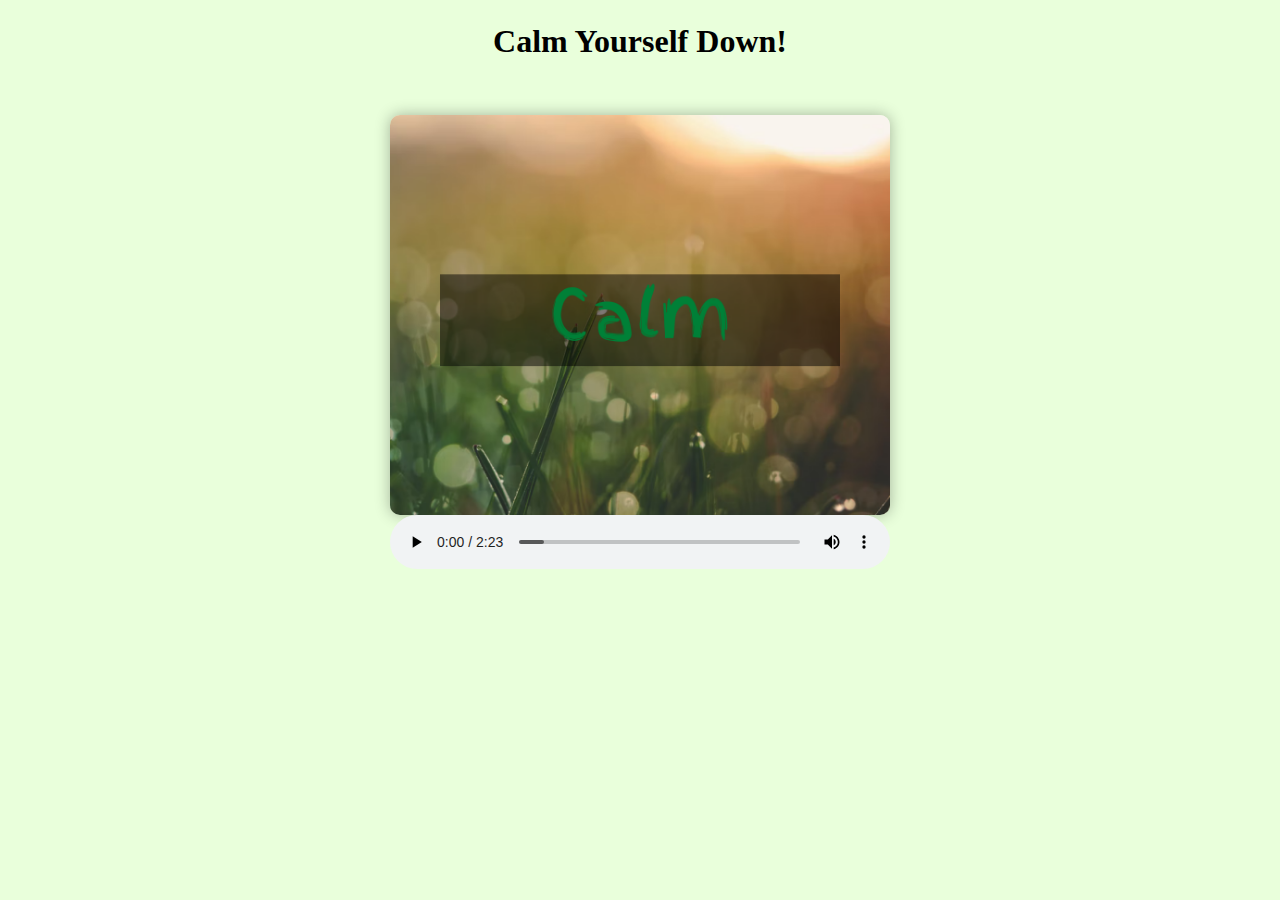
<file: html/calm.html>
<html>
    <head>
        <link rel="stylesheet" type="text/css" href="../css/calm.css">
    </head>
  <body>
    <div class="conatiner" >

    
    
        <div class="wrap">
            <h1 style="font-family:'Papyrus'">Calm Yourself Down!</h1>
            <div class ="head">
                
            </div>
    
        <div class="box one">
        </div>
    </div>
<audio controls>
 <source src="../Music-audio/Calm.mp3" type="audio/mpeg">
</audio>
</body>  
</html>
</file>
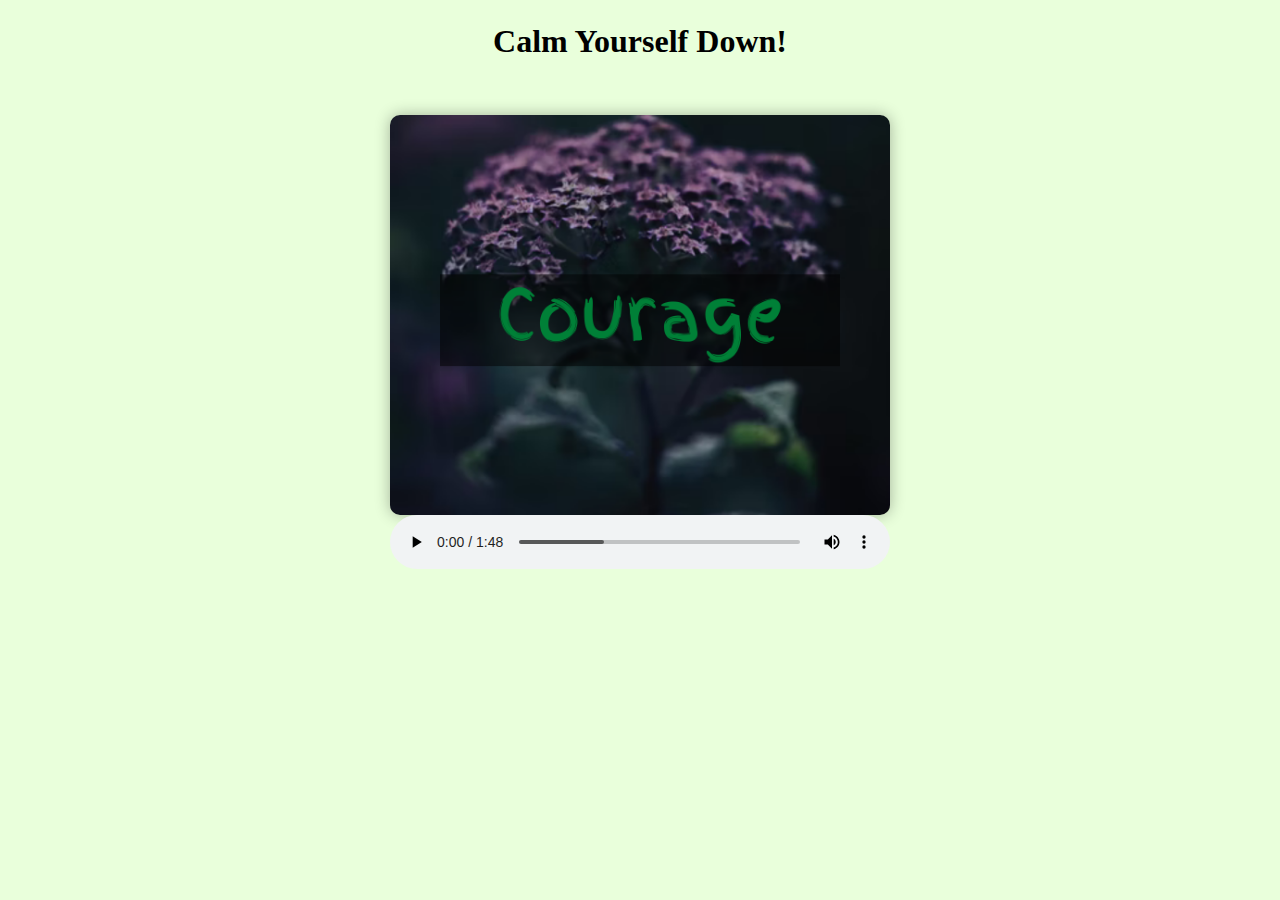
<file: html/courage.html>
<html>
    <head>
        <link rel="stylesheet" type="text/css" href="../css/courage.css">
    </head>
  <body>
    <div class="conatiner" >

    
    
        <div class="wrap">
            <h1 style="font-family:'Papyrus'">Calm Yourself Down!</h1>
            <div class ="head">
                
            </div>
    
        <div class="box one">
        </div>
    </div>
<audio controls>
 <source src="../Music-audio/Courage.mp3" type="audio/mpeg">
</audio>
</body>  
</html>
</file>
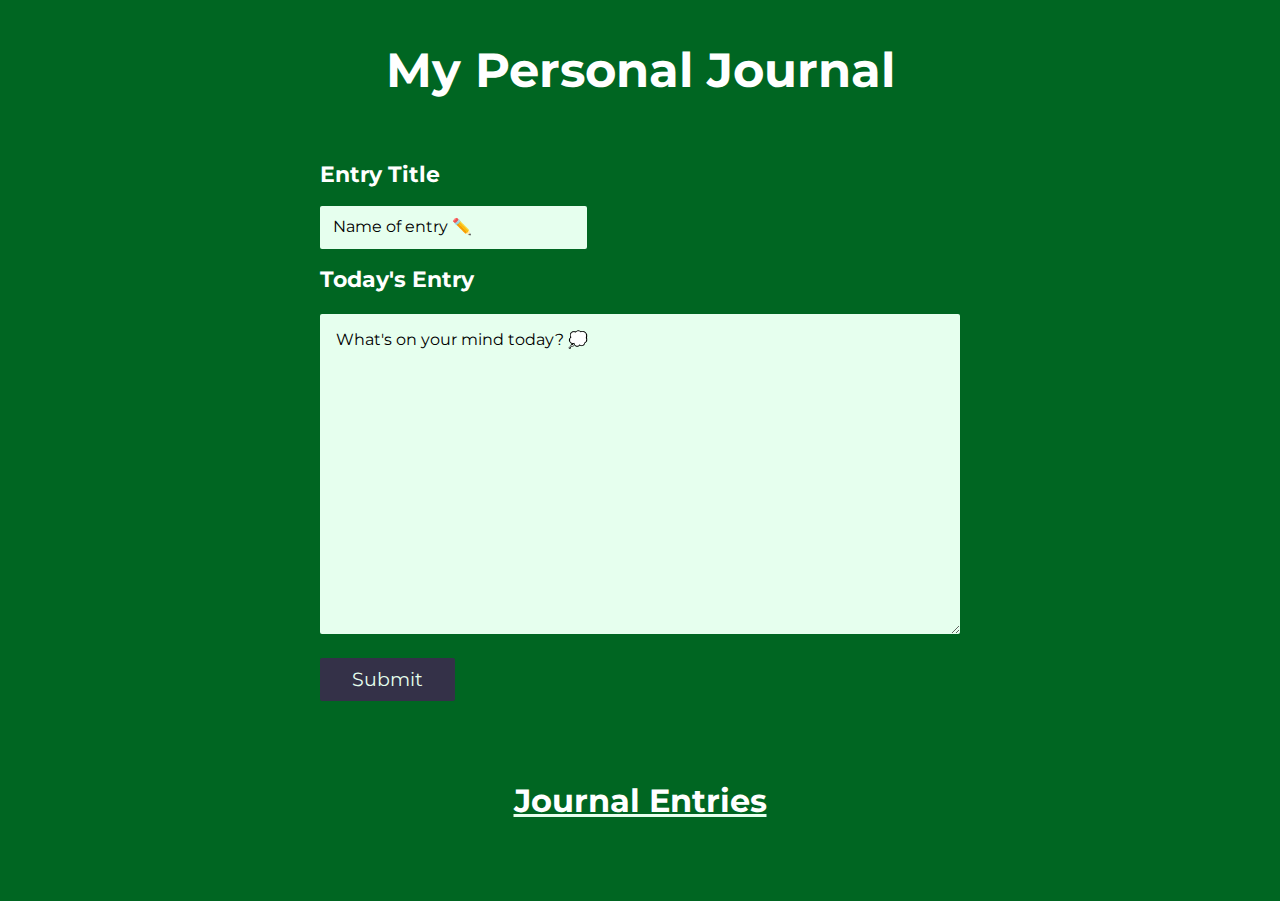
<file: html/diary.html>
<!DOCTYPE html>
<html lang="en">
  <head>
    <meta charset="UTF-8" />
    <meta name="viewport" content="width=device-width, initial-scale=1.0" />
   <!-- Main Style Sheet -->
    <link rel="stylesheet" href="../css/diary_style.css" />
    <!-- Font Awesome -->
    <link
      rel="stylesheet"
      href="https://use.fontawesome.com/releases/v5.13.1/css/all.css"
      integrity="sha384-xxzQGERXS00kBmZW/6qxqJPyxW3UR0BPsL4c8ILaIWXva5kFi7TxkIIaMiKtqV1Q"
      crossorigin="anonymous"
    />

    <!-- Google Fonts -->
    <link rel="preconnect" href="https://fonts.googleapis.com">
    <link rel="preconnect" href="https://fonts.gstatic.com" crossorigin>
    <link href="https://fonts.googleapis.com/css2?family=Montserrat:wght@300&display=swap" rel="stylesheet">

    <!-- Favicon -->
    <link rel="apple-touch-icon" sizes="180x180" href="../Favicon/apple-touch-icon.png">
    <link rel="icon" type="image/png" sizes="32x32" href="../Favicon/favicon-32x32.png">
    <link rel="icon" type="image/png" sizes="16x16" href="../Favicon/favicon-16x16.png">
    <title>My Diary App</title>
  </head>
  <body>
    <header><h1 class="title">My Personal Journal</h1></header>

    <!-- Journal Entry Section -->
    <section class="section journal-section">
      <div class="container">
        <div class="container-row container-row-journal">
          <div class="container-item container-item-journal">
            <form id="entryForm" action="">
              <label for="entry-title" class="journal-label">Entry Title</label>
              <input
                type="text"
                name="entry-title"
                id="entry-title"
                class="entry-text-title"
                placeholder="Name of entry ✏️"
              />
              <label for="entry" class="journal-label">Today's Entry</label>
              <textarea
                name="daily-entry"
                id="entry"
                class="entry-text-box"
                placeholder="What's on your mind today? 💭"
              ></textarea>
              <button class="btn-main entry-submit-btn" type="submit">Submit</button>
            </form>
          </div>
        </div>
      </div>
    </section>

    <!-- Journal Entry Results -->
    <section class="section sectionEntryResults" id="entryResultsSection">
      <h2 class="heading-results">Journal Entries</h2>
      <div class="container">
        <div class="container-row entryResultRow"></div>
      </div>
    </section>

    <script src="../scripts/mental_diary.js"></script>
    
  </body>
</html>
</file>
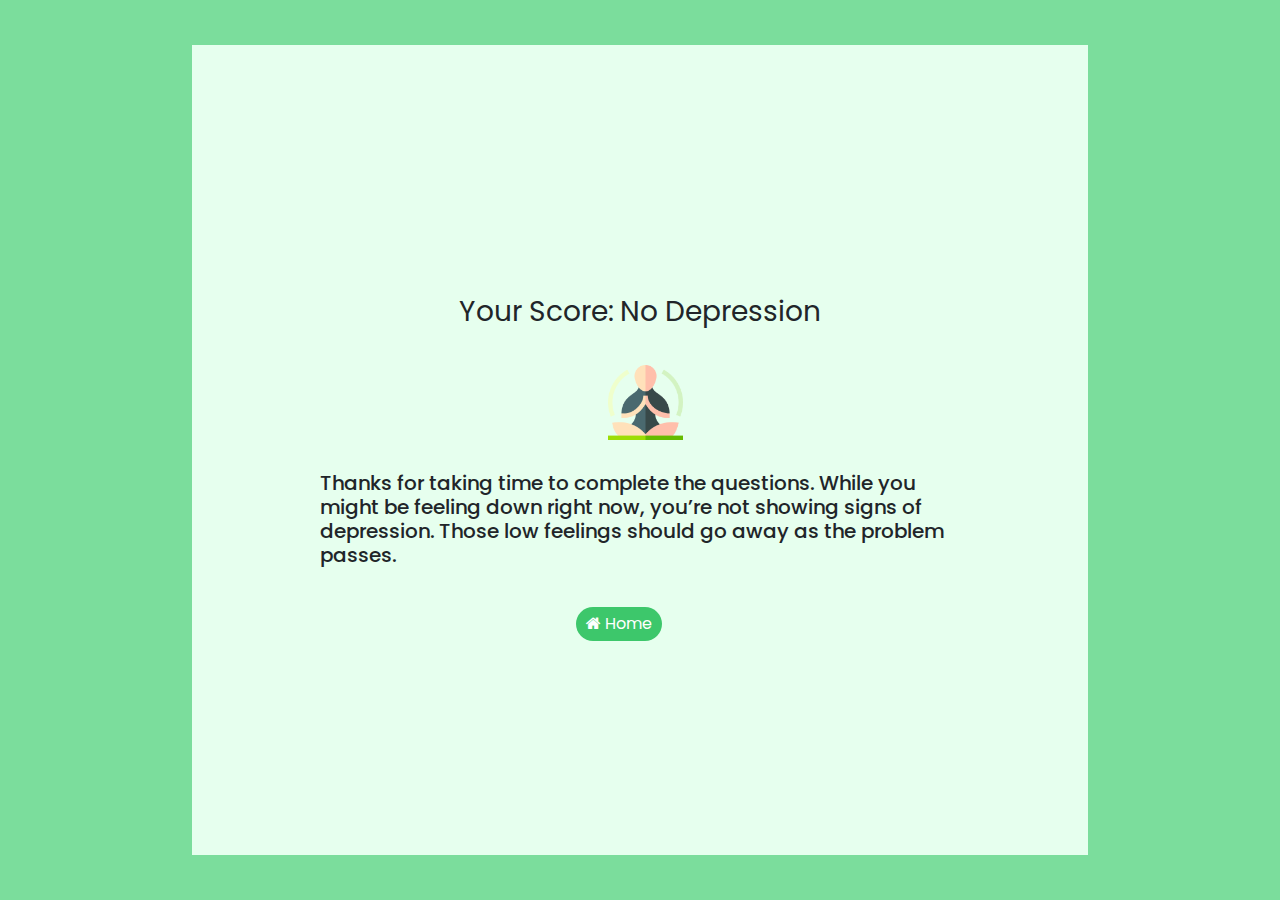
<file: html/end.html>
<!DOCTYPE html>
<html>
  <head>
    <title></title>
    <meta charset="utf-8">
    <meta name="viewport" content="width=device-width, initial-scale=1">
   <link rel="stylesheet" href="https://maxcdn.bootstrapcdn.com/bootstrap/4.5.0/css/bootstrap.min.css">
   <link rel="stylesheet" href="https://stackpath.bootstrapcdn.com/font-awesome/4.7.0/css/font-awesome.min.css" integrity="sha384-wvfXpqpZZVQGK6TAh5PVlGOfQNHSoD2xbE+QkPxCAFlNEevoEH3Sl0sibVcOQVnN" crossorigin="anonymous">
   <script src="https://ajax.googleapis.com/ajax/libs/jquery/3.5.1/jquery.min.js"></script>
   <script src="https://cdnjs.cloudflare.com/ajax/libs/popper.js/1.16.0/umd/popper.min.js"></script>
   <script src="https://maxcdn.bootstrapcdn.com/bootstrap/4.5.0/js/bootstrap.min.js"></script>
   <!-- <link rel="stylesheet" href="stylequiz.css"> -->
   <link rel="stylesheet" href="../css/styleEnd.css">
   <!-- Favicon -->
   <link rel="apple-touch-icon" sizes="180x180" href="../Favicon/apple-touch-icon.png">
   <link rel="icon" type="image/png" sizes="32x32" href="../Favicon/favicon-32x32.png">
   <link rel="icon" type="image/png" sizes="16x16" href="../Favicon/favicon-16x16.png">

  </head>
  <body>
    <div class="main">
      <div class="quiz">
       <div class="header">
        
       </div>
       <div class="quiz-body">
        
        <div class="quiz-body-2">
          <div class="tt">
            <p class="score">Your Score: <span class="pointspan"></span></p>
            </div>
          <img src="../images file/yoga.png" alt="yoga-logo" class="yoga-logo">
          <p><h5 class="desspan"></h5></p><br>
          <button id="returnHome"><i class="fa fa-home"></i>  Home</button>
        </div>
        
        
       </div>
      </div>
    </div>
<script>
     var score;
     var des;
     const returnHome = document.getElementById('returnHome');

   let pointsres = sessionStorage.getItem("respoints");
   if ( pointsres>=0 && pointsres<=3) {
    score ="No Depression";
    des= "  Thanks for taking time to complete the questions. While you might be feeling down right now, you’re not showing signs of depression. Those low feelings should go away as the problem passes.";
}
if ( pointsres>=4 && pointsres<=9) {
    score ="Mild Indication of Depression ";
    des= " Your score shows you have some signs that may indicate depression. If you’re dealing with some hard things that are making you feel down right now, that’s pretty normal.  Things should look up as you deal with them, but you should keep an eye on it and definitely check out some of the helpful information on this website.";

}
if ( pointsres>=10 && pointsres<=14) {
    score ="Moderate Depression";
    des= "Thanks for taking time to complete the questions. It sounds like you’re finding life a bit tough right now and it looks like you’re experiencing some symptoms of mild depression which is really common (it affects one in five New Zealanders). The good news is this will almost certainly pass and there are many things you can do to turn it around. The sooner you take some action, the sooner you’ll be on the road to recovery.";
}
if ( pointsres>=14 && pointsres<=18) {
    score ="Severe Depression";
    des= "If you’re having thoughts most days about hurting or killing yourself please reach out straight away and talk to someone who’s trained to help. Even if you feel like no-one in the world gets you right now, there are people who can support you. These thoughts are common in depression but if you find they are getting more frequent (most days) or you feel more like acting on them - call us straight away.";
}

   document.querySelector(".pointspan").innerHTML=score;
   document.querySelector(".desspan").innerHTML=des;

  function backHome(){
    window.location.href = "../index.html";
  }
   returnHome.addEventListener('click',backHome);
   
</script>
</body>
</html>
</file>
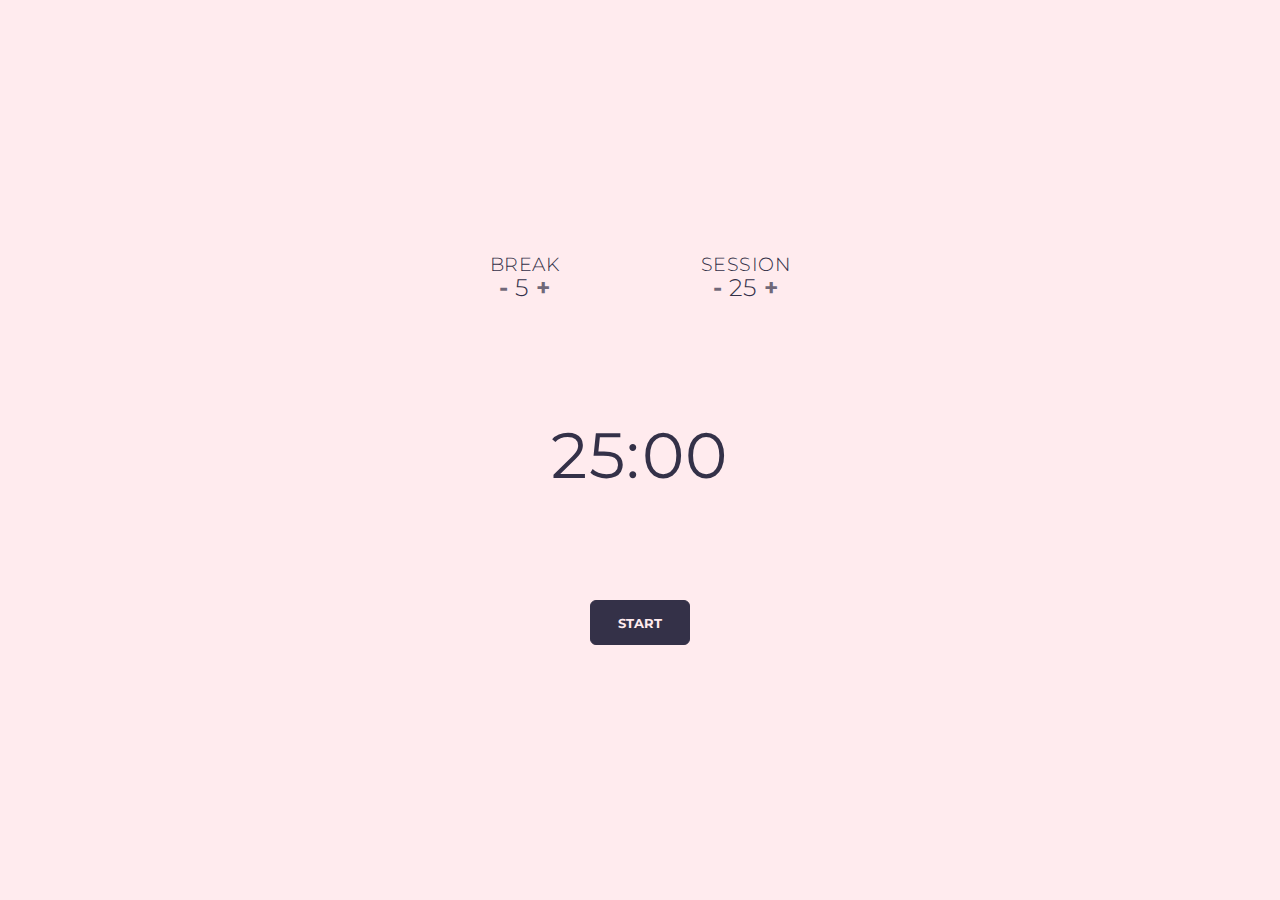
<file: html/pomodoro.html>
<!DOCTYPE html>
<html>
  <head>
    <meta charset="utf-8">
    <meta name="viewport" content="width=device-width">
    <title>Pomodoro Timer</title>
    
  
    <link rel="preconnect" href="https://fonts.googleapis.com">
    <link rel="preconnect" href="https://fonts.gstatic.com" crossorigin>
    <link href="https://fonts.googleapis.com/css2?family=Montserrat:wght@300&display=swap" rel="stylesheet">

    <link href="../css/pomodoro_timer.css" rel="stylesheet" type="text/css" />

    <!-- Favicon -->
    <link rel="apple-touch-icon" sizes="180x180" href="../Favicon/apple-touch-icon.png">
    <link rel="icon" type="image/png" sizes="32x32" href="../Favicon/favicon-32x32.png">
    <link rel="icon" type="image/png" sizes="16x16" href="../Favicon/favicon-16x16.png">
    
  </head>
  <body>

    <div class='wrapper'>
      <div class='align-wrap'>
        <div class='align'>
          <div class='group'>
            <div class='left'>
              <h3 class='break'>break</h3>
              <h2><a id='breakMinus' href="#">-</a><span id='breakMinutes'></span><a id='breakPlus' href="#">+</a></h2>
            </div>
            <div class='right'>
              <h3 class='session'>session</h3>
              <h2><a id='sessionMinus' href="#">-</a><span id='sessionMinutes'></span><a id='sessionPlus' href="#">+</a></h2>
            </div>
          </div>
          <div class='clock'>
            <h1 class='timer' id='timer'></h1>
            <button class='button' id='start'>start</button>
            <button class='button left' id='pause'>pause</button>
            <button class='button right' id='reset'>reset</button>
            <button class='button' id='startBreak'>start</button>
            <button class='button left' id='pauseBreak'>pause</button>
            <button class='button right' id='resetBreak'>reset</button>
          </div>
        </div>
      </div>
    </div>

   <script src="../scripts/pomodoro-timer.js"></script>
  </body>
</html>
</file>
<file: css/calm.css>
body {
    background-color: #e9ffdb;
    font: normal 1em / 1.5em BlinkMacSystemFont, -apple-system, 'Segoe UI', roboto, helvetica, arial, sans-serif;
 }


audio {
    display:block;
    margin: auto;
    width: 500px;
    
 }
 .head{

    
  
    width: 100%;
    padding: 20px; 
   
  
  }
 

.conatiner {
	width: 70%;
	height: 500px;
  margin: auto;
}

  

 .wrap {
	display: -webkit-box;
	display: -ms-flexbox;
	display: flex;
	-ms-flex-wrap: wrap;
	    flex-wrap: wrap;
	-webkit-box-pack: center;
	    -ms-flex-pack: center;
	        justify-content: center;
	-webkit-box-align: center;
	    -ms-flex-align: center;
	        align-items: center;
	-webkit-box-orient: horizontal;
	-webkit-box-direction: normal;
	    -ms-flex-direction: row;
	        flex-direction: row;
            
    
}

.box {

	width: 500px;
	height: 400px;
	text-align: center;
	border-radius: 10px;
	-webkit-transition: 200ms ease-in-out;
	-o-transition: 200ms ease-in-out;
	transition: 200ms ease-in-out;
	-webkit-box-shadow: 0 0 15px rgba(0,0,0,0.3);
	        box-shadow: 0 0 15px rgba(0,0,0,0.3);
            
}
.one {
	background: url('../Music-img/8.png');
	background-repeat: no-repeat;
	background-size: cover;
	background-position: center;
}
</file>
<file: css/courage.css>
body {
    background-color: #e9ffdb;
    font: normal 1em / 1.5em BlinkMacSystemFont, -apple-system, 'Segoe UI', roboto, helvetica, arial, sans-serif;
 }


audio {
    display:block;
    margin: auto;
    width: 500px;
    
 }
 .head{

    
  
    width: 100%;
    padding: 20px; 
   
  
  }
 

.conatiner {
	width: 70%;
	height: 500px;
  margin: auto;
}

  

 .wrap {
	display: -webkit-box;
	display: -ms-flexbox;
	display: flex;
	-ms-flex-wrap: wrap;
	    flex-wrap: wrap;
	-webkit-box-pack: center;
	    -ms-flex-pack: center;
	        justify-content: center;
	-webkit-box-align: center;
	    -ms-flex-align: center;
	        align-items: center;
	-webkit-box-orient: horizontal;
	-webkit-box-direction: normal;
	    -ms-flex-direction: row;
	        flex-direction: row;
            
    
}

.box {

	width: 500px;
	height: 400px;
	text-align: center;
	border-radius: 10px;
	-webkit-transition: 200ms ease-in-out;
	-o-transition: 200ms ease-in-out;
	transition: 200ms ease-in-out;
	-webkit-box-shadow: 0 0 15px rgba(0,0,0,0.3);
	        box-shadow: 0 0 15px rgba(0,0,0,0.3);
            
}
.one {
	background: url('../Music-img/9.png');
	background-repeat: no-repeat;
	background-size: cover;
	background-position: center;
}
</file>
<file: css/diary_style.css>
*,
*::before,
*::after {
  box-sizing: border-box;
}

html {
  margin: 0;
  padding: 0;
  scroll-behavior: smooth;
}

body {
  font-family: 'Montserrat', sans-serif;
  line-height: 1.6;
  background: #006622;
  color: white;
  margin: 0 auto;
  padding: 0;
  max-width: 900px;
}

h1 {
  font-size: 3rem;
  margin-bottom: 0;
}

h2 {
  font-size: 2rem;
}

h3 {
  font-size: 1.5rem;
  margin:0;
}

p {
  font-size: 1rem;
}

form,
textarea {
  font-size: 1rem;
}

button {
  display: block;
  font-size: 1.2rem;
  padding: 0.5em 1em;
  border: none;
  background-color: aquamarine;
  color: #0a2472;
  font-family: 'Montserrat', sans-serif;
}

header {
  text-align: center;
  margin: 1em auto;
}

.section {
  padding: 1em 1em;
  width: 100%;
  margin: 0 auto;
}

.container {
  width: 100%;
  margin: 0 auto;
  padding: 1em 1em;
}

.container-row {
  width: 90%;
  margin: 0 auto;
}

.btn-main,
.btn-light,
.btn-dark {
  display: block;
  padding: 0.6rem 2rem;
  margin: 1rem;
  transition: all 0.1s;
  border: none;
  border-radius: 2px;
  cursor: pointer;
}

.btn-main {
  color: #E6FFEE;
  background-color: #343148;
}

.btn-light {
  color: #0a2472;
  background-color: white;
}

.btn-dark {
  color: white;
  background-color: #0a2472;
}

button[class^='btn-']:hover,
a[class^='btn-']:hover,
input[class^='btn-']:hover {
  background-color: #E6FFEE;
  color: black;
  font-weight: 700;
  transform: scale(1.08);
}

.entry-text-title {
  width: 20em;
  margin: 1em auto;
  padding: 1em;
  border-radius: 2px;
  border: unset;
  background-color: #E6FFEE;
  font-family: 'Montserrat', sans-serif;
}

.entry-text-title:focus {
  outline-color: black;
  font-family: 'Montserrat', sans-serif;
  color: black;
  font-size: 1rem;
}

.entry-text-title::placeholder {
  color: black;
  font-family: 'Montserrat', sans-serif;
  font-size: 1rem;
}

.entry-text-title::-ms-value {
  color: black;
  font-family: 'Montserrat', sans-serif;
  font-size: 1rem;
}

.container-row-journal {
  display: flex;
  justify-content: center;
}

.entry-form {
  max-width: 100%;
  margin: 0 auto;
}

.journal-label {
  display: block;
  line-height: 1.6;
  font-size: 1.4rem;
  font-weight: 700;
}

.entry-text-box {
  width: 100%;
  height: 20em;
  margin: 1em auto;
  padding: 1em;
  border-radius: 2px;
  border: unset;
  font-family: 'Montserrat', sans-serif;
  background-color: #E6FFEE;
}

@media (min-width: 769px) {
  .entry-text-box {
    width: 40em;
    height: 20em;
    margin: 1em auto;
    padding: 1em;
    border-radius: 2px;
    border: unset;
    background-color: #E6FFEE;
    font-family: 'Montserrat', sans-serif;
  }
}

.entry-text-box:focus {
  outline-color: black;
  font-family: 'Montserrat', sans-serif;
  color: black;
  font-size: 1rem;
}

.entry-text-box::placeholder {
  color: black;
  font-family: 'Montserrat', sans-serif;
  font-size: 1rem;
}

.entry-submit-btn {
  margin: 0;
}


.sectionEntryResults {
  width: 100%;
  margin: 0 auto;
}

.entryResultRow {

  display: flex;
  justify-content: center;
  align-items: center;
  flex-wrap: wrap;
}

.single-entry-div {
  max-width: 100%;
  margin-top: 0;
  padding: 0 1em;
}

.single-entry-date {
  background-color: #006622;
  width: 100%;
  margin-top: 0;
}

.heading-results {
  text-align: center;
  text-decoration: underline;
  text-decoration-color: #E6FFEE;
}
</file>
<file: css/styleEnd.css>
@import url('https://fonts.googleapis.com/css2?family=Poppins:wght@100;200;400;500&display=swap');
body {
  /* font-family: "Lato"; */
  font-family: 'Poppins', sans-serif;
  background: #7bdd9c;

}
html{
  scroll-behavior: smooth;
}
.main{
  display: flex;
  justify-content: center;
  align-items: center;
  width: 100vw;
  height: 100vh;
  background: #7bdd9c;
}
.quiz{
background: white;
  display: grid;
  grid-template-rows: 60px auto;
  width: 70%;
  height:90%;
}
.option{
  list-style-type: none;
  margin-bottom: 10px;
  background: white;
  font-size: 20px;
  width: 40%;
  padding-left: 20px;
  padding-top: 5px;
  padding-bottom:5px;
  border-radius: 20px;
}

#btn{
  background-color: white;
  color:#006622;
  padding: 10px;
    display: block;
    width: 100%;
    margin-top: 15px;
      border-radius: 20px;
      font-size: 20px;
}
#welcome_form{
  width: 400px;

}
#welcome{
  width:100%;
  background: transparent;
  color:white;
  border:none;
  border-bottom: 1px solid white;
  font-size:34px;
}
#btn:hover{
  transform: translateY(-5px);
  cursor: pointer;
}
#welcome:focus{
  outline:none;
}
.header{
  background: #E6FFEE;
}
.quiz-body{
  background:#E6FFEE;
  
}
.yoga-logo{
  width: 75px;
  /* padding: 25px; */
  margin-left: 45%;
  margin-bottom: 15px;
}

.nextQues{
  background:#006622;
  color: white;
  border-radius: 30px;
  margin-left: 50px;
  font-size: 1rem;
  padding: 5px 10px 5px 10px;
  border: none;
}
.nextQues:hover{
  background:white;
  color: #006622;
  border: none;
}

.option:hover{
  border:2px solid #006622;
  cursor: pointer;
}
 .option.active{
  background: #006622 !important;
  color:#fff !important;
}
.end{
  position: relative;
  width: 100vw;
  height: 100vh;
  background: #006622;
}
.content{
  color: white;
  position: absolute;
  left: 50%;
  top: 50%;
  transform: translate(-50%,-50%);

}

.quiz-body-2{
  background:#E6FFEE;
  position: absolute;

  left: 50%;
  top: 50%;
  transform: translate(-50%,-50%);
}
.tt{
  margin-top: 1rem;
  padding: 1rem;
  display: flex;
  justify-content: center;
  align-items: center;
  background: #E6FFEE;
}

#returnHome{
  border: none;
  background:#3dc76b;
  color: white;
  border-radius: 30px;
  margin-left: 40%;
  font-size: 1rem;
  padding: 5px 10px 5px 10px;
}
#returnHome:hover{
  background:white;
  color: #006622;
  border: none;
}

.score{
  font-size: 1.75rem;
}


@media(max-width:717px){
 .option{
   width: 80%;
 }
}
@media(min-width:650px) and (max-width:820px){
    .main{
     
        width: 100%;
        height: 100%;
        background: #7bdd9c;
      }
    .quiz-body-2{
        padding: 2rem;
        width: 80%;
    }
    .header{
        background: #7bdd9c ;
    }
}

@media(max-width:650px){
    .header{
        display: none;
    }
    .main{
        display: flex;
        justify-content: center;
        align-items: center;
        width: 100%;
        height: 100%;
        background: #7bdd9c;
      }
      .quiz-body{
          background: #7bdd9c;
          
      }
      .quiz{
      background: white;
        display: grid;
        grid-template-rows: 60px auto;
        width: 70%;
        height:90%;
      }
  .quiz-body-2{
      padding: 2rem;
    width: 80%;
  }
 }
</file>
<file: css/pomodoro_timer.css>
html{
    scroll-behavior: smooth;
  }
body {
    color: #797979;
    background: #ffffff;
    font-family: 'Montserrat', sans-serif;
    background: #ffebee;
    padding: 0;
    margin: 0;
}
h1,
h2,
h3 {
    color: #343148;
    font-family: 'Montserrat', sans-serif;
    font-weight: 300;
    line-height: 1.1;
    letter-spacing: 0.025em;
    text-transform: uppercase;
    padding: 0;
    margin: 0;
}
a {
    color: #343148;
    text-decoration: none;
    opacity: 0.7;
    font-weight: bold;
}
a:hover {
    opacity: 1;
}
.wrapper {
    margin: 0 auto;
    width: 300px;
    height: 100vh;
}
.align-wrap {
    width: 100%;
    height: 100%;
    display: table;
}
.align {
    display: table-cell;
    vertical-align: middle;
    text-align: center;
}
.group {
    height: 55px;
}
.left {
    float: left;
}
.right {
    float: right;
}
.clock {
    width: 300px;
    height: 300px;
    vertical-align: middle;
    display: table-cell;
}
.timer {
    padding: 110px 0;
    font-weight: 400;
    font-size: 4em;
}
.button {
    font-family: 'Montserrat', sans-serif;
    width: 100px;
    height: 45px;
    border: solid thin #343148;
    text-transform: uppercase;
    background: #343148;
    color: #ffebee;
    font-weight: bold;
    transition: 0.3s;
    border-radius: 6px;
}
.button:hover {
    background: white;
    color: #F44336;
}
.button:focus {
    outline: none;
}
</file>
